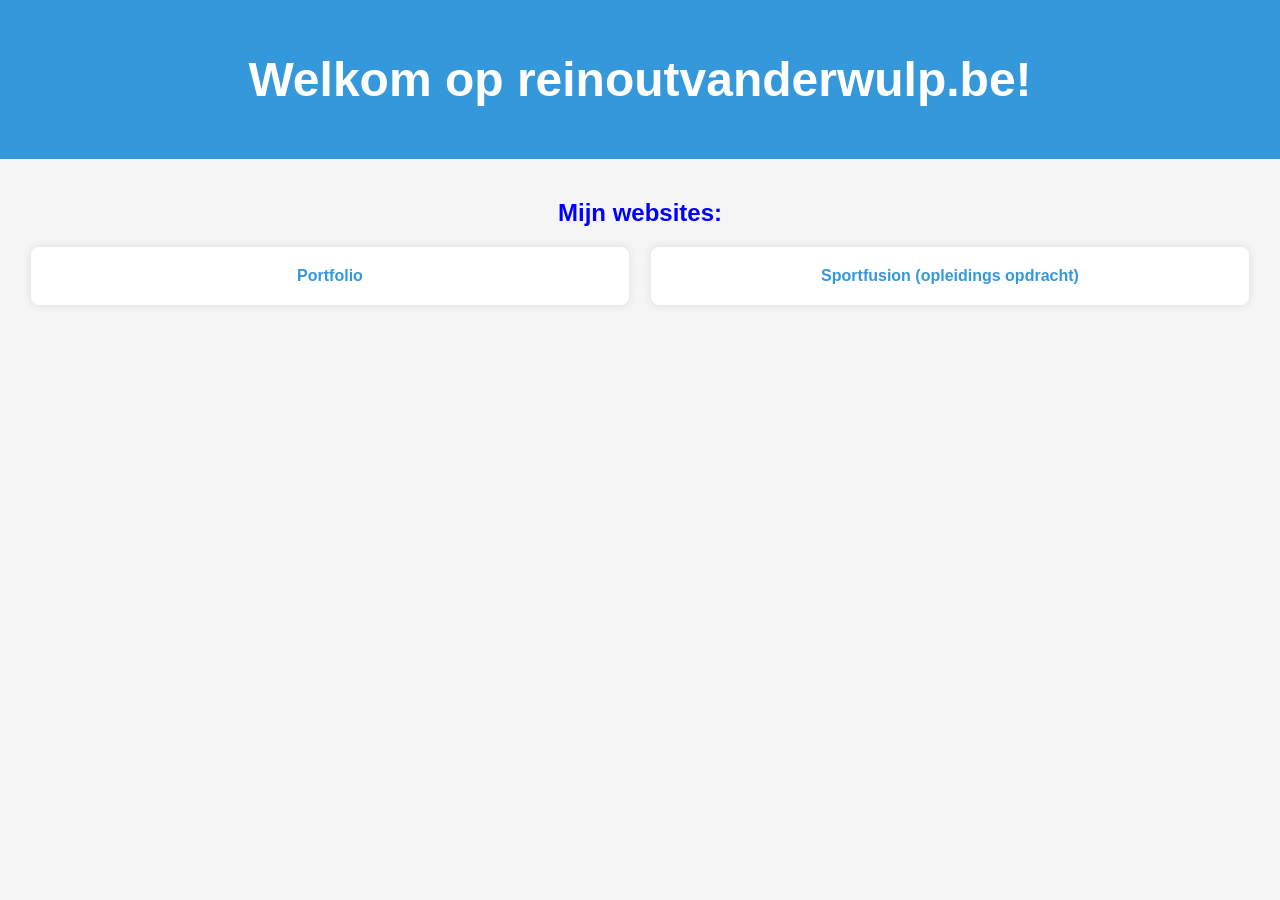
<file: index/index.html>
<!DOCTYPE html>
<html lang="nl">
<head>
    <meta charset="UTF-8">
    <meta name="viewport" content="width=device-width, initial-scale=1.0">
    <title>Welkom op reinoutvanderwulp.be!</title>
    <style>
        body {
            font-family: 'Arial', sans-serif;
            background-color: whitesmoke;
            margin: 0;
            padding: 0;
            text-align: center;
            color: black;
        }

        header {
            background-color: #3498db;
            color: white;
            padding: 20px;
            font-size: 24px;
        }

        h2 {
            color: blue;
        }

        section {
            padding: 20px;
        }

        a {
            text-decoration: none;
            color: #3498db;
            font-weight: bold;
        }

        a:hover {
            color: darkblue;
        }

        .subwebsites {
            display: flex;
            justify-content: space-around;
            margin-top: 20px;
        }

        .subwebsite {
            width: 45%;
            padding: 20px;
            background-color: white;
            border-radius: 8px;
            box-shadow: 0 0 10px rgba(0, 0, 0, 0.1);
            transition: transform 0.3s ease-in-out;
        }

        .subwebsite:hover {
            transform: scale(1.05);
        }
    </style>
</head>
<body>
    <header>
        <h1>Welkom op reinoutvanderwulp.be!</h1>
    </header>
    <section>
        <h2>Mijn websites:</h2>
        <div class="subwebsites">
            <div class="subwebsite">
                <a href="https://reinoutvanderwulp.be/portfolio/">Portfolio</a>
            </div>
            <div class="subwebsite">
                <a href="https://www.reinoutvanderwulp.be/itc/sportfusion/">Sportfusion (opleidings opdracht)</a>
            </div>
        </div>
    </section>
</body>
</html>
</file>
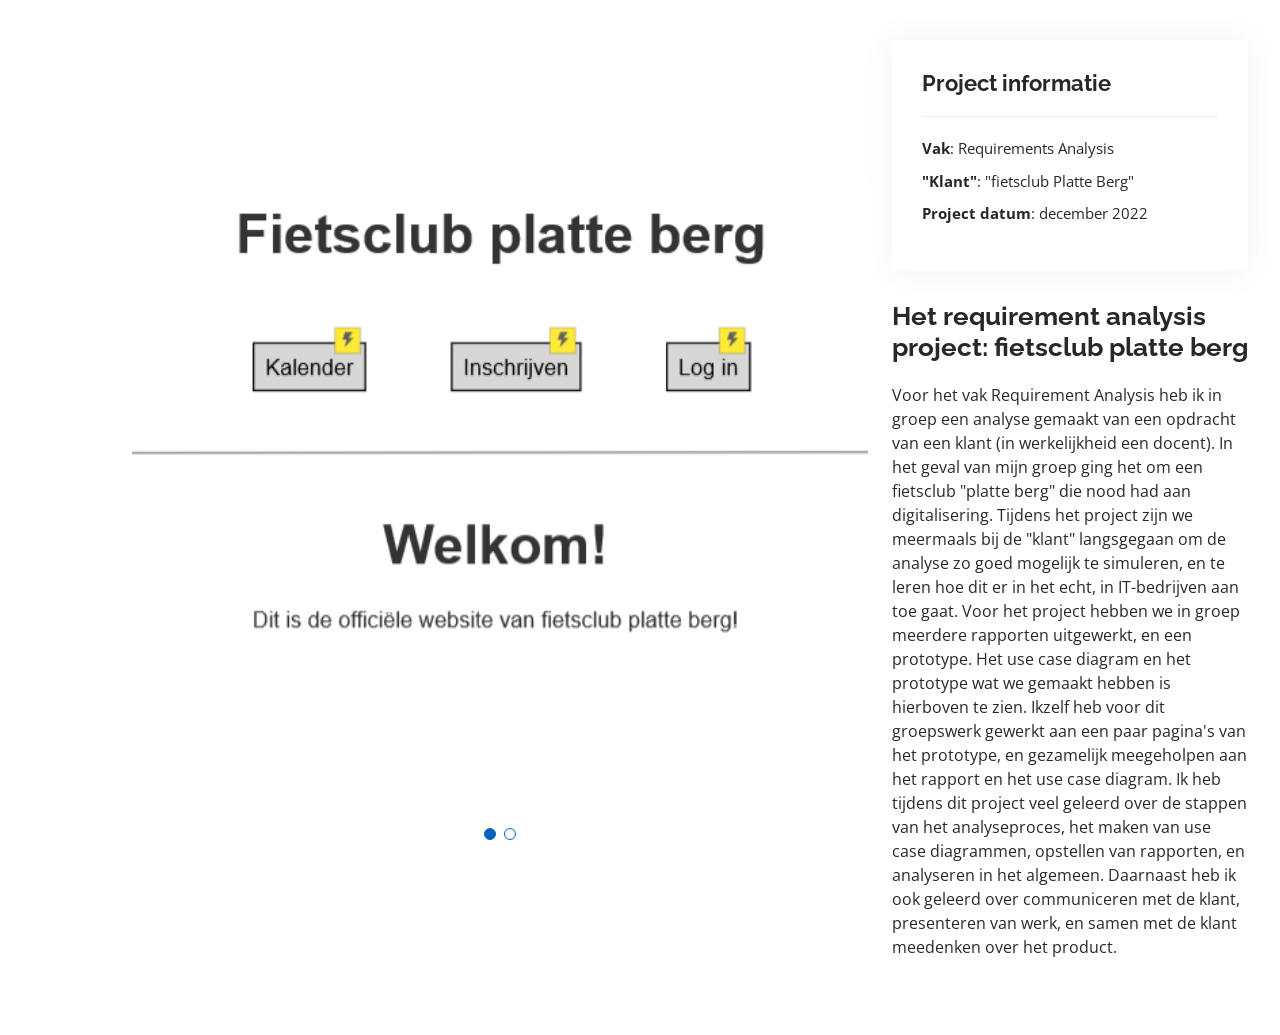
<file: portfolio-details-analysisproject.html>
<!DOCTYPE html>
<html lang="nl">
<head>
    <meta charset="utf-8">
    <meta content="width=device-width, initial-scale=1.0" name="viewport">
    <title>Portfolio - DetailsAnalysisproject</title>
    <meta content="portfolio details analysisproject" name="description">

    <!-- Favicons -->
    <link href="assets/img/icons/favicon.ico" rel="icon">
    <link href="assets/img/icons/apple-touch-icon.png" rel="apple-touch-icon">
    <link href="assets/img/icons/android-chrome-192x192.png">
    <link href="assets/img/icons/favicon-16x16.png">
    <link href="assets/img/icons/favicon-32x32.png">
    <link href="assets/img/icons/safari-pinned-tab.svg">
    <link href="assets/img/icons/mstile-150x150.png">

    <!-- Google Fonts -->
    <link href="https://fonts.googleapis.com/css?family=Open+Sans:300,300i,400,400i,600,600i,700,700i|Raleway:300,300i,400,400i,500,500i,600,600i,700,700i|Poppins:300,300i,400,400i,500,500i,600,600i,700,700i"
          rel="stylesheet">

    <!-- Vendor CSS Files -->
    <link href="assets/vendor/aos/aos.css" rel="stylesheet">
    <link href="assets/vendor/bootstrap/css/bootstrap.min.css" rel="stylesheet">
    <link href="assets/vendor/bootstrap-icons/bootstrap-icons.css" rel="stylesheet">
    <link href="assets/vendor/boxicons/css/boxicons.min.css" rel="stylesheet">
    <link href="assets/vendor/glightbox/css/glightbox.min.css" rel="stylesheet">
    <link href="assets/vendor/swiper/swiper-bundle.min.css" rel="stylesheet">

    <!-- Template Main CSS File -->
    <link href="assets/css/style.css" rel="stylesheet">
</head>
<body>
<main id="main">
    <!-- ======= Portfolio Details Section ======= -->
    <section id="portfolio-details" class="portfolio-details">
        <div class="container">
            <div class="row gy-4">
                <div class="col-lg-8">
                    <div class="portfolio-details-slider swiper">
                        <div class="swiper-wrapper align-items-center">
                            <div class="swiper-slide">
                                <img src="assets/img/images/platteberg.png" alt="platteberg">
                            </div>
                            <div class="swiper-slide">
                                <img src="assets/img/images/usecasediagram.png" alt="usecasediagram">
                            </div>
                        </div>
                        <div class="swiper-pagination"></div>
                    </div>
                </div>
                <div class="col-lg-4">
                    <div class="portfolio-info">
                        <h3>Project informatie</h3>
                        <ul>
                            <li><strong>Vak</strong>: Requirements Analysis</li>
                            <li><strong>"Klant"</strong>: "fietsclub Platte Berg"</li>
                            <li><strong>Project datum</strong>: december 2022</li>
                        </ul>
                    </div>
                    <div class="portfolio-description">
                        <h2>Het requirement analysis project: fietsclub platte berg</h2>
                        <p>Voor het vak Requirement Analysis heb ik in groep een analyse gemaakt van een opdracht van
                            een klant (in
                            werkelijkheid een docent).
                            In het geval van mijn groep ging het om een fietsclub "platte berg" die nood had aan
                            digitalisering.
                            Tijdens het project zijn we
                            meermaals bij de "klant" langsgegaan om de analyse zo goed mogelijk te simuleren, en te
                            leren hoe dit er
                            in het echt, in IT-bedrijven
                            aan toe gaat. Voor het project hebben we in groep meerdere rapporten uitgewerkt, en een
                            prototype. Het
                            use case diagram en het prototype wat
                            we gemaakt hebben is hierboven te zien. Ikzelf heb voor dit groepswerk gewerkt aan een paar
                            pagina's van
                            het prototype, en gezamelijk meegeholpen
                            aan het rapport en het use case diagram. Ik heb tijdens dit project veel geleerd over de
                            stappen
                            van het analyseproces, het maken van use case diagrammen, opstellen van rapporten, en
                            analyseren
                            in het algemeen. Daarnaast heb ik ook geleerd over communiceren met de klant, presenteren
                            van werk,
                            en samen met de klant meedenken over het product.</p>
                    </div>
                </div>
            </div>
        </div>
    </section>
</main>
<div id="preloader"></div>
<a href="#" class="back-to-top d-flex align-items-center justify-content-center"><i
        class="bi bi-arrow-up-short"></i></a>
<!-- Vendor JS Files -->
<script src="assets/vendor/purecounter/purecounter_vanilla.js"></script>
<script src="assets/vendor/aos/aos.js"></script>
<script src="assets/vendor/bootstrap/js/bootstrap.bundle.min.js"></script>
<script src="assets/vendor/glightbox/js/glightbox.min.js"></script>
<script src="assets/vendor/isotope-layout/isotope.pkgd.min.js"></script>
<script src="assets/vendor/swiper/swiper-bundle.min.js"></script>
<script src="assets/vendor/typed.js/typed.min.js"></script>
<script src="assets/vendor/waypoints/noframework.waypoints.js"></script>
<script src="assets/vendor/php-email-form/validate.js"></script>
<!-- Template Main JS File -->
<script src="assets/js/main.js"></script>
</body>
</html>
</file>
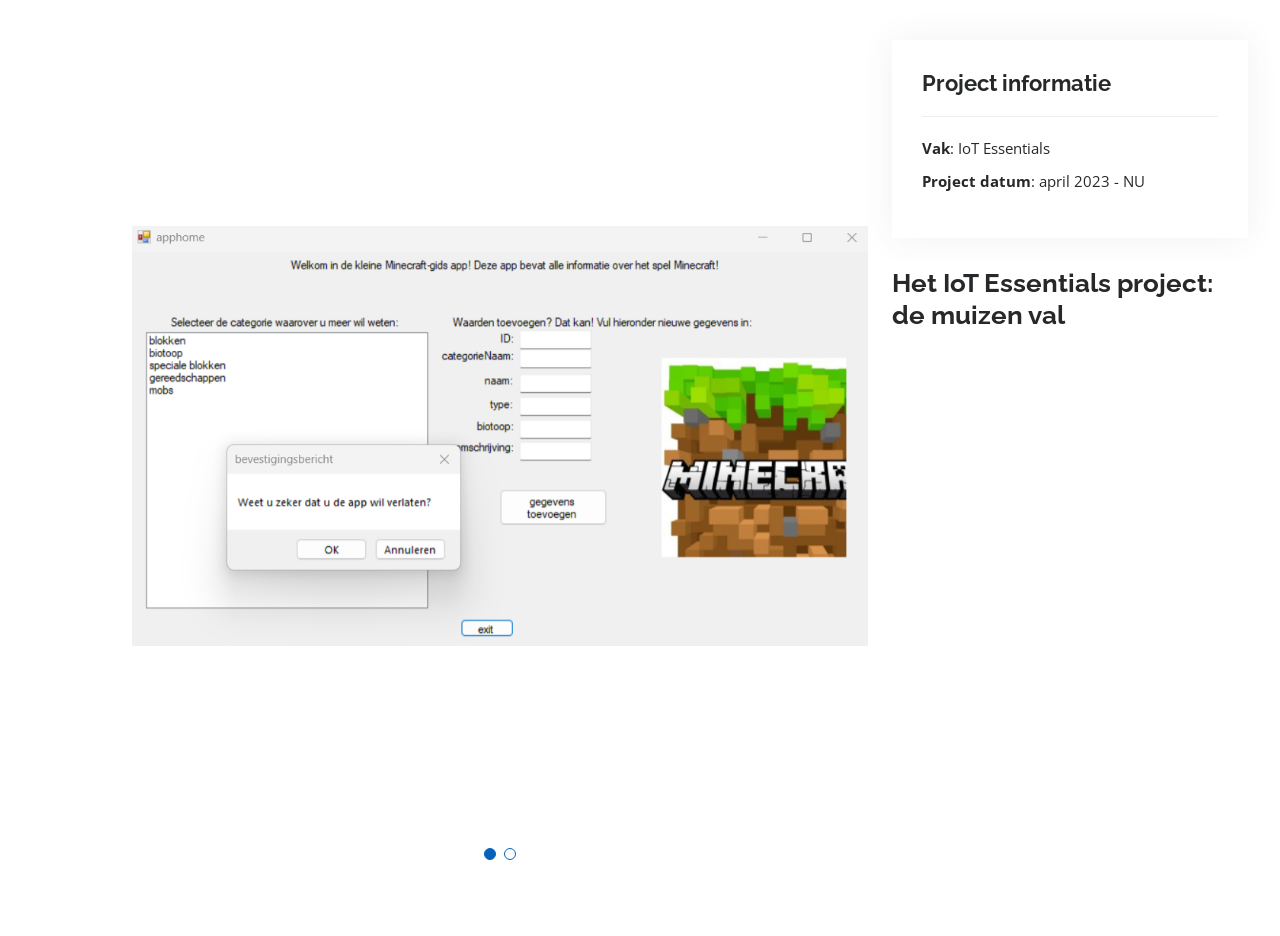
<file: portfolio-details-IOTproject.html>
<!DOCTYPE html>
<html lang="nl">
<head>
    <meta charset="utf-8">
    <meta content="width=device-width, initial-scale=1.0" name="viewport">
    <title>Portfolio - DetailsIOTproject</title>
    <meta content="portfolio details minecraftapp" name="description">

    <!-- Favicons -->
    <link href="assets/img/icons/favicon.ico" rel="icon">
    <link href="assets/img/icons/apple-touch-icon.png" rel="apple-touch-icon">
    <link href="assets/img/icons/android-chrome-192x192.png">
    <link href="assets/img/icons/favicon-16x16.png">
    <link href="assets/img/icons/favicon-32x32.png">
    <link href="assets/img/icons/safari-pinned-tab.svg">
    <link href="assets/img/icons/mstile-150x150.png">

    <!-- Google Fonts -->
    <link href="https://fonts.googleapis.com/css?family=Open+Sans:300,300i,400,400i,600,600i,700,700i|Raleway:300,300i,400,400i,500,500i,600,600i,700,700i|Poppins:300,300i,400,400i,500,500i,600,600i,700,700i"
          rel="stylesheet">

    <!-- Vendor CSS Files -->
    <link href="assets/vendor/aos/aos.css" rel="stylesheet">
    <link href="assets/vendor/bootstrap/css/bootstrap.min.css" rel="stylesheet">
    <link href="assets/vendor/bootstrap-icons/bootstrap-icons.css" rel="stylesheet">
    <link href="assets/vendor/boxicons/css/boxicons.min.css" rel="stylesheet">
    <link href="assets/vendor/glightbox/css/glightbox.min.css" rel="stylesheet">
    <link href="assets/vendor/swiper/swiper-bundle.min.css" rel="stylesheet">

    <!-- Template Main CSS File -->
    <link href="assets/css/style.css" rel="stylesheet">
</head>
<body>
<main id="main">
    <!-- ======= Portfolio Details Section ======= -->
    <section id="portfolio-details" class="portfolio-details">
        <div class="container">
            <div class="row gy-4">
                <div class="col-lg-8">
                    <div class="portfolio-details-slider swiper">
                        <div class="swiper-wrapper align-items-center">
                            <div class="swiper-slide">
                                <img src="assets/img/images/app.png" alt="app">
                            </div>
                            <div class="swiper-slide">
                                <img src="assets/img/images/output.png" alt="output">
                            </div>
                        </div>
                        <div class="swiper-pagination"></div>
                    </div>
                </div>
                <div class="col-lg-4">
                    <div class="portfolio-info">
                        <h3>Project informatie</h3>
                        <ul>
                            <li><strong>Vak</strong>: IoT Essentials</li>
                            <li><strong>Project datum</strong>: april 2023 - NU</li>
                        </ul>
                    </div>
                    <div class="portfolio-description">
                        <h2>Het IoT Essentials project: de muizen val</h2>
                        <p>
                        </p>
                    </div>
                </div>
            </div>
        </div>
    </section>
</main>
<div id="preloader"></div>
<a href="#" class="back-to-top d-flex align-items-center justify-content-center"><i
        class="bi bi-arrow-up-short"></i></a>
<!-- Vendor JS Files -->
<script src="assets/vendor/purecounter/purecounter_vanilla.js"></script>
<script src="assets/vendor/aos/aos.js"></script>
<script src="assets/vendor/bootstrap/js/bootstrap.bundle.min.js"></script>
<script src="assets/vendor/glightbox/js/glightbox.min.js"></script>
<script src="assets/vendor/isotope-layout/isotope.pkgd.min.js"></script>
<script src="assets/vendor/swiper/swiper-bundle.min.js"></script>
<script src="assets/vendor/typed.js/typed.min.js"></script>
<script src="assets/vendor/waypoints/noframework.waypoints.js"></script>
<script src="assets/vendor/php-email-form/validate.js"></script>
<!-- Template Main JS File -->
<script src="assets/js/main.js"></script>
</body>
</html>
</file>
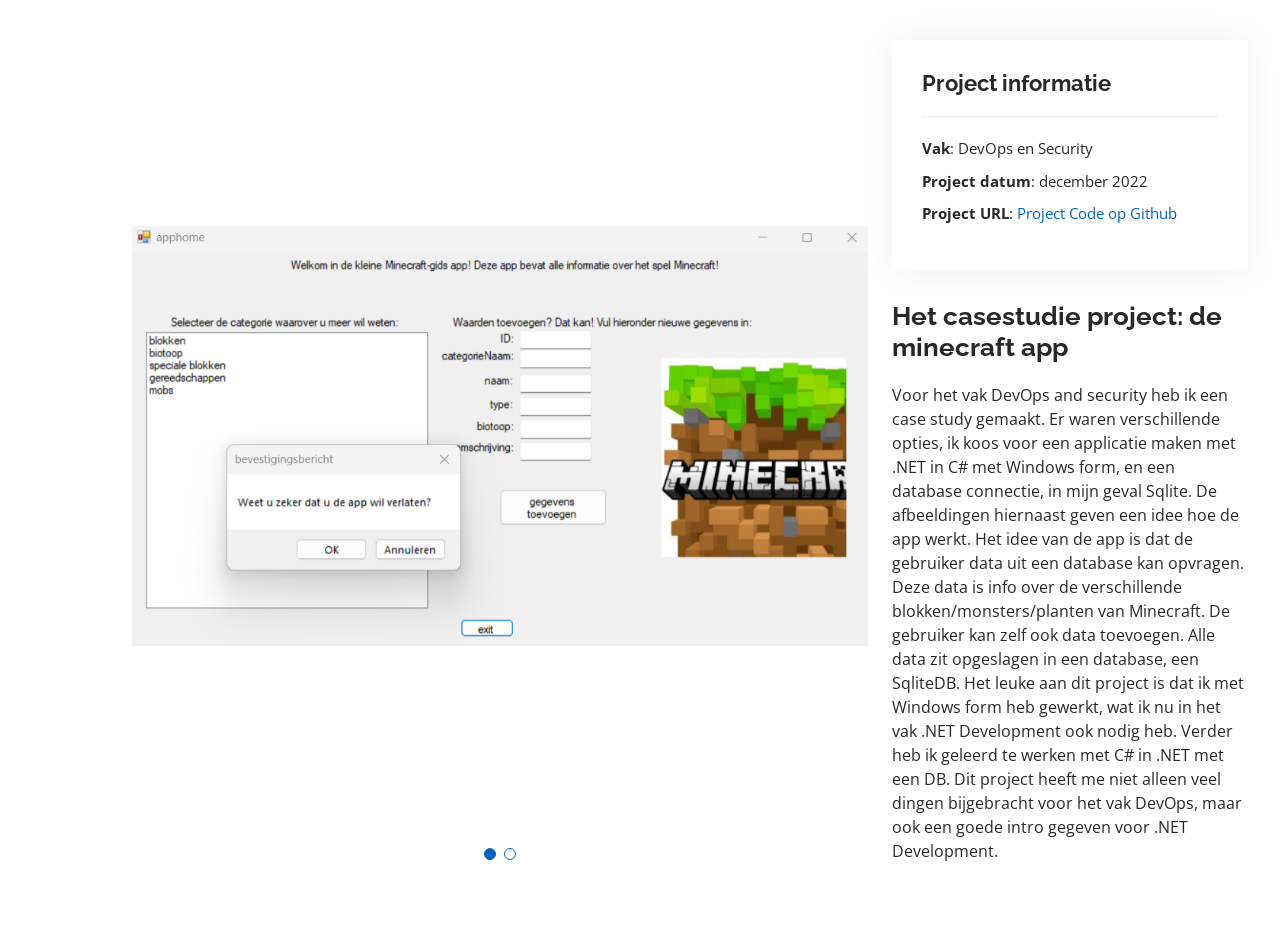
<file: portfolio-details-minecraftapp.html>
<!DOCTYPE html>
<html lang="nl">
<head>
    <meta charset="utf-8">
    <meta content="width=device-width, initial-scale=1.0" name="viewport">
    <title>Portfolio - DetailsMinecraft-app</title>
    <meta content="portfolio details minecraftapp" name="description">

    <!-- Favicons -->
    <link href="assets/img/icons/favicon.ico" rel="icon">
    <link href="assets/img/icons/apple-touch-icon.png" rel="apple-touch-icon">
    <link href="assets/img/icons/android-chrome-192x192.png">
    <link href="assets/img/icons/favicon-16x16.png">
    <link href="assets/img/icons/favicon-32x32.png">
    <link href="assets/img/icons/safari-pinned-tab.svg">
    <link href="assets/img/icons/mstile-150x150.png">

    <!-- Google Fonts -->
    <link href="https://fonts.googleapis.com/css?family=Open+Sans:300,300i,400,400i,600,600i,700,700i|Raleway:300,300i,400,400i,500,500i,600,600i,700,700i|Poppins:300,300i,400,400i,500,500i,600,600i,700,700i"
          rel="stylesheet">

    <!-- Vendor CSS Files -->
    <link href="assets/vendor/aos/aos.css" rel="stylesheet">
    <link href="assets/vendor/bootstrap/css/bootstrap.min.css" rel="stylesheet">
    <link href="assets/vendor/bootstrap-icons/bootstrap-icons.css" rel="stylesheet">
    <link href="assets/vendor/boxicons/css/boxicons.min.css" rel="stylesheet">
    <link href="assets/vendor/glightbox/css/glightbox.min.css" rel="stylesheet">
    <link href="assets/vendor/swiper/swiper-bundle.min.css" rel="stylesheet">

    <!-- Template Main CSS File -->
    <link href="assets/css/style.css" rel="stylesheet">
</head>
<body>
<main id="main">
    <!-- ======= Portfolio Details Section ======= -->
    <section id="portfolio-details" class="portfolio-details">
        <div class="container">
            <div class="row gy-4">
                <div class="col-lg-8">
                    <div class="portfolio-details-slider swiper">
                        <div class="swiper-wrapper align-items-center">
                            <div class="swiper-slide">
                                <img src="assets/img/images/app.png" alt="app">
                            </div>
                            <div class="swiper-slide">
                                <img src="assets/img/images/output.png" alt="output">
                            </div>
                        </div>
                        <div class="swiper-pagination"></div>
                    </div>
                </div>
                <div class="col-lg-4">
                    <div class="portfolio-info">
                        <h3>Project informatie</h3>
                        <ul>
                            <li><strong>Vak</strong>: DevOps en Security</li>
                            <li><strong>Project datum</strong>: december 2022</li>
                            <li><strong>Project URL</strong>: <a
                                    href="https://github.com/ReinoutvanderWulp/CaseStudyMinecraftApp">Project Code op
                                Github</a></li>
                        </ul>
                    </div>
                    <div class="portfolio-description">
                        <h2>Het casestudie project: de minecraft app</h2>
                        <p>Voor het vak DevOps and security heb ik een case study gemaakt. Er waren verschillende
                            opties, ik
                            koos voor een applicatie
                            maken met .NET in C# met Windows form, en een database connectie, in mijn geval Sqlite.
                            De afbeeldingen hiernaast geven een idee
                            hoe de app werkt. Het idee van de app is dat de gebruiker data uit een database kan
                            opvragen. Deze data
                            is info over de
                            verschillende blokken/monsters/planten van Minecraft. De gebruiker kan zelf ook data
                            toevoegen. Alle
                            data zit opgeslagen in een
                            database, een SqliteDB. Het leuke aan dit project is dat ik met Windows form heb gewerkt,
                            wat ik nu in
                            het vak .NET Development
                            ook nodig heb. Verder heb ik geleerd te werken met C# in .NET met een DB. Dit project heeft
                            me niet
                            alleen veel
                            dingen bijgebracht voor het vak DevOps, maar ook een goede intro gegeven voor .NET
                            Development.</p>
                    </div>
                </div>
            </div>
        </div>
    </section>
</main>
<div id="preloader"></div>
<a href="#" class="back-to-top d-flex align-items-center justify-content-center"><i
        class="bi bi-arrow-up-short"></i></a>
<!-- Vendor JS Files -->
<script src="assets/vendor/purecounter/purecounter_vanilla.js"></script>
<script src="assets/vendor/aos/aos.js"></script>
<script src="assets/vendor/bootstrap/js/bootstrap.bundle.min.js"></script>
<script src="assets/vendor/glightbox/js/glightbox.min.js"></script>
<script src="assets/vendor/isotope-layout/isotope.pkgd.min.js"></script>
<script src="assets/vendor/swiper/swiper-bundle.min.js"></script>
<script src="assets/vendor/typed.js/typed.min.js"></script>
<script src="assets/vendor/waypoints/noframework.waypoints.js"></script>
<script src="assets/vendor/php-email-form/validate.js"></script>
<!-- Template Main JS File -->
<script src="assets/js/main.js"></script>
</body>
</html>
</file>
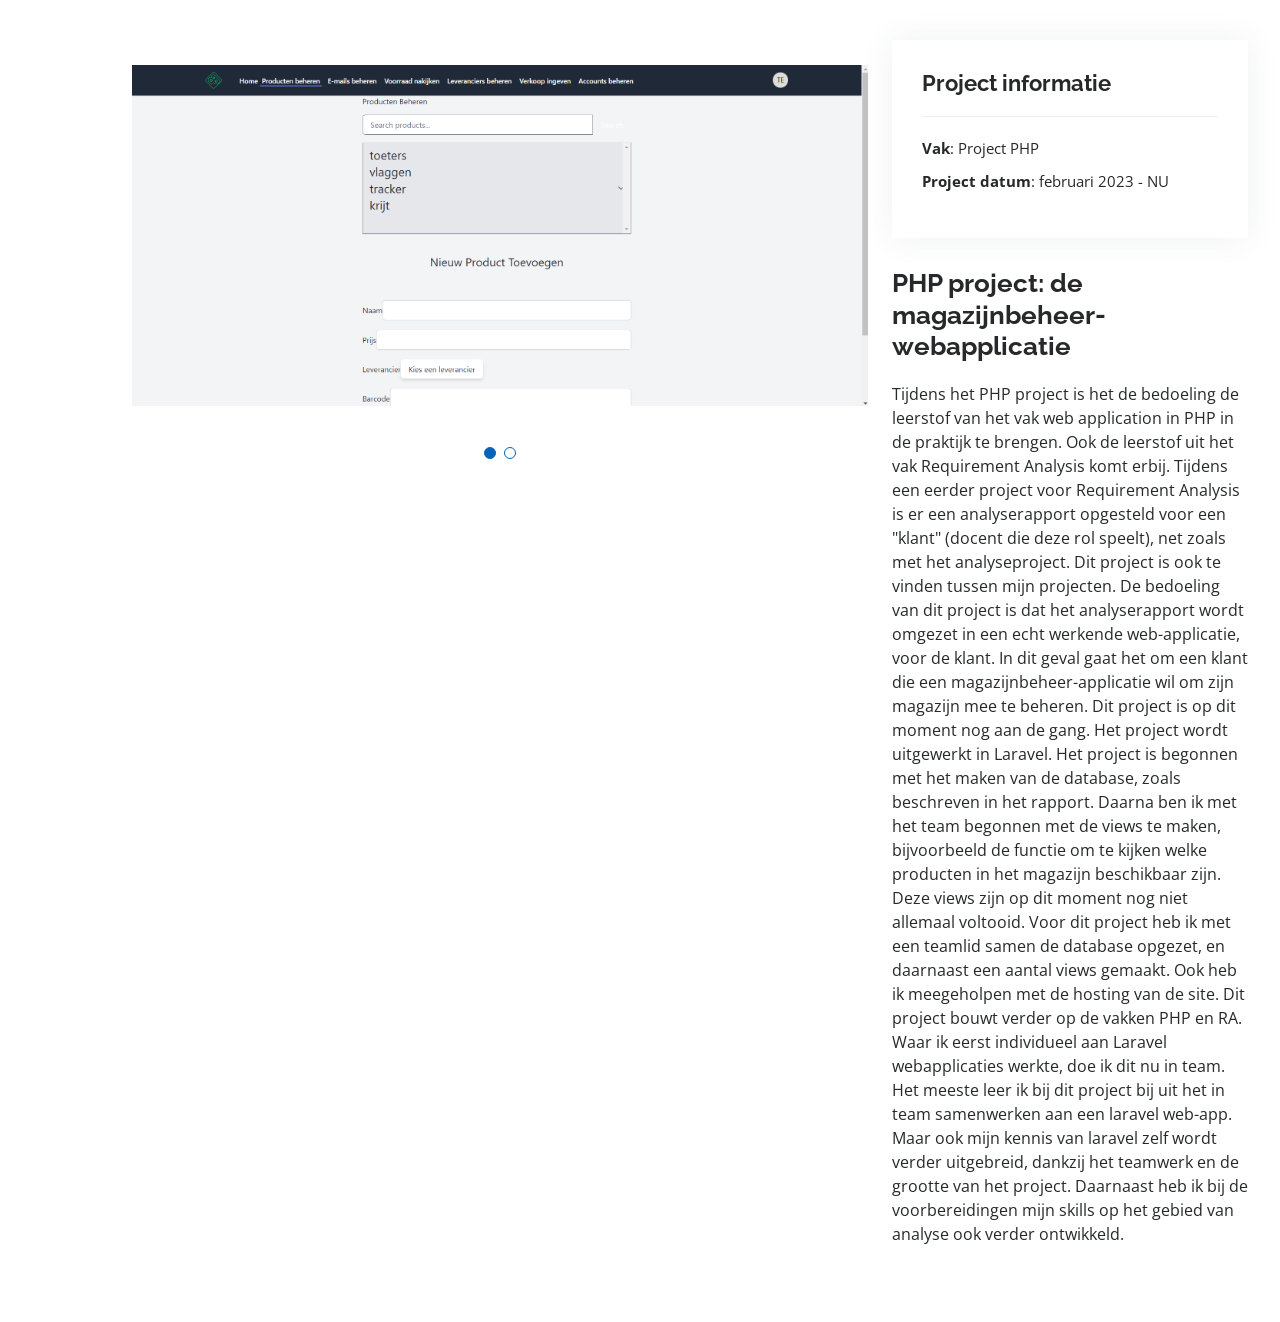
<file: portfolio-details-PHPproject.html>
<!DOCTYPE html>
<html lang="nl">
<head>
    <meta charset="utf-8">
    <meta content="width=device-width, initial-scale=1.0" name="viewport">
    <title>Portfolio - DetailsPHPproject</title>
    <meta content="portfolio details minecraftapp" name="description">

    <!-- Favicons -->
    <link href="assets/img/icons/favicon.ico" rel="icon">
    <link href="assets/img/icons/apple-touch-icon.png" rel="apple-touch-icon">
    <link href="assets/img/icons/android-chrome-192x192.png">
    <link href="assets/img/icons/favicon-16x16.png">
    <link href="assets/img/icons/favicon-32x32.png">
    <link href="assets/img/icons/safari-pinned-tab.svg">
    <link href="assets/img/icons/mstile-150x150.png">

    <!-- Google Fonts -->
    <link href="https://fonts.googleapis.com/css?family=Open+Sans:300,300i,400,400i,600,600i,700,700i|Raleway:300,300i,400,400i,500,500i,600,600i,700,700i|Poppins:300,300i,400,400i,500,500i,600,600i,700,700i"
          rel="stylesheet">

    <!-- Vendor CSS Files -->
    <link href="assets/vendor/aos/aos.css" rel="stylesheet">
    <link href="assets/vendor/bootstrap/css/bootstrap.min.css" rel="stylesheet">
    <link href="assets/vendor/bootstrap-icons/bootstrap-icons.css" rel="stylesheet">
    <link href="assets/vendor/boxicons/css/boxicons.min.css" rel="stylesheet">
    <link href="assets/vendor/glightbox/css/glightbox.min.css" rel="stylesheet">
    <link href="assets/vendor/swiper/swiper-bundle.min.css" rel="stylesheet">

    <!-- Template Main CSS File -->
    <link href="assets/css/style.css" rel="stylesheet">
</head>
<body>
<main id="main">
    <!-- ======= Portfolio Details Section ======= -->
    <section id="portfolio-details" class="portfolio-details">
        <div class="container">
            <div class="row gy-4">
                <div class="col-lg-8">
                    <div class="portfolio-details-slider swiper">
                        <div class="swiper-wrapper align-items-center">
                            <div class="swiper-slide">
                                <img src="assets/img/images/ProjectPHPSite.png" alt="app">
                            </div>
                            <div class="swiper-slide">
                                <img src="assets/img/images/ProjectPHPCode.png" alt="output">
                            </div>
                        </div>
                        <div class="swiper-pagination"></div>
                    </div>
                </div>
                <div class="col-lg-4">
                    <div class="portfolio-info">
                        <h3>Project informatie</h3>
                        <ul>
                            <li><strong>Vak</strong>: Project PHP</li>
                            <li><strong>Project datum</strong>: februari 2023 - NU</li>
                        </ul>
                    </div>
                    <div class="portfolio-description">
                        <h2>PHP project: de magazijnbeheer-webapplicatie</h2>
                        <p>Tijdens het PHP project is het de bedoeling de leerstof van het vak web application in PHP
                            in de
                            praktijk te brengen. Ook de leerstof uit het vak Requirement Analysis komt erbij. Tijdens
                            een eerder
                            project voor Requirement Analysis is er een analyserapport opgesteld voor een "klant"
                            (docent die deze rol speelt), net zoals met
                            het analyseproject. Dit project is ook te vinden tussen mijn projecten. De bedoeling van dit
                            project is dat het analyserapport wordt omgezet in
                            een echt
                            werkende web-applicatie, voor de klant. In dit geval gaat het om een klant die een
                            magazijnbeheer-applicatie
                            wil om zijn magazijn mee te beheren. Dit project is op dit moment nog aan de gang. Het
                            project wordt uitgewerkt in Laravel. Het project is begonnen met
                            het maken van de database, zoals beschreven in het rapport. Daarna ben ik met het team
                            begonnen met
                            de views te maken, bijvoorbeeld de functie om te kijken welke producten in het magazijn
                            beschikbaar
                            zijn. Deze views zijn op dit moment nog niet allemaal voltooid. Voor dit project heb ik met
                            een teamlid samen de database opgezet, en daarnaast een aantal views gemaakt. Ook heb ik
                            meegeholpen met de hosting van de site. Dit project
                            bouwt verder op
                            de vakken
                            PHP en RA. Waar ik eerst individueel aan Laravel webapplicaties werkte, doe ik dit nu in
                            team. Het meeste
                            leer ik bij dit project bij uit het in team samenwerken aan een laravel web-app. Maar ook
                            mijn kennis van laravel
                            zelf wordt verder uitgebreid, dankzij het teamwerk en de grootte van het project. Daarnaast
                            heb ik bij de
                            voorbereidingen mijn skills op het gebied van analyse ook verder ontwikkeld.
                        </p>
                    </div>
                </div>
            </div>
        </div>
    </section>
</main>
<div id="preloader"></div>
<a href="#" class="back-to-top d-flex align-items-center justify-content-center"><i
        class="bi bi-arrow-up-short"></i></a>
<!-- Vendor JS Files -->
<script src="assets/vendor/purecounter/purecounter_vanilla.js"></script>
<script src="assets/vendor/aos/aos.js"></script>
<script src="assets/vendor/bootstrap/js/bootstrap.bundle.min.js"></script>
<script src="assets/vendor/glightbox/js/glightbox.min.js"></script>
<script src="assets/vendor/isotope-layout/isotope.pkgd.min.js"></script>
<script src="assets/vendor/swiper/swiper-bundle.min.js"></script>
<script src="assets/vendor/typed.js/typed.min.js"></script>
<script src="assets/vendor/waypoints/noframework.waypoints.js"></script>
<script src="assets/vendor/php-email-form/validate.js"></script>
<!-- Template Main JS File -->
<script src="assets/js/main.js"></script>
</body>
</html>
</file>
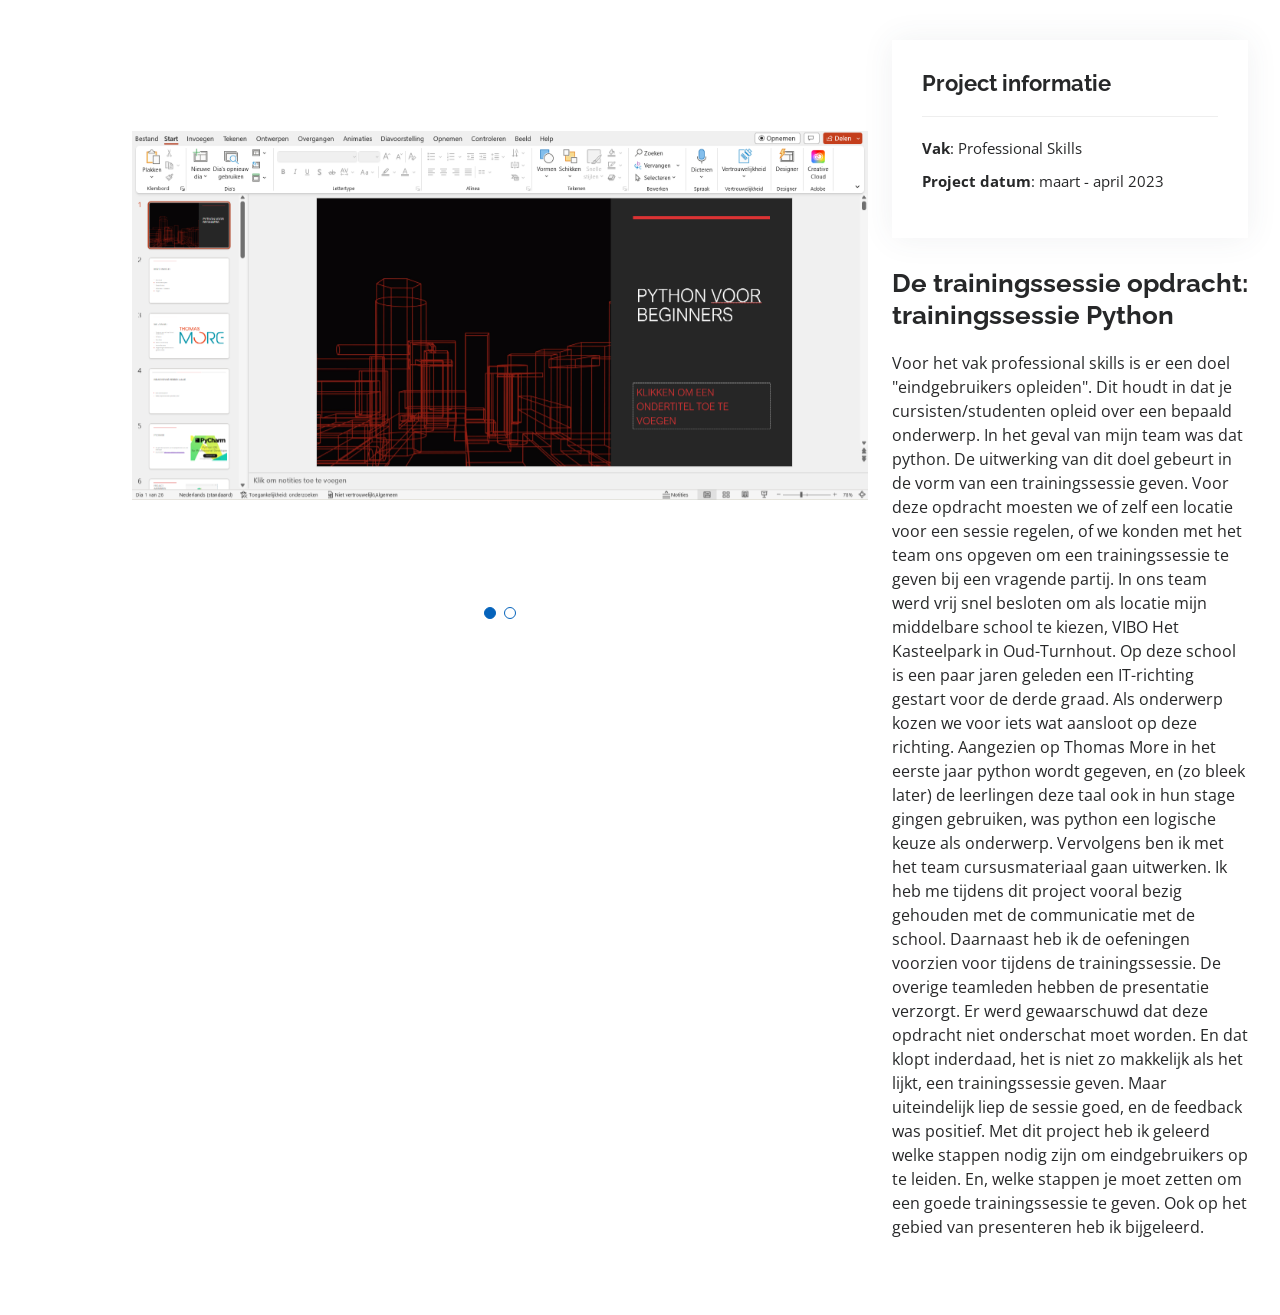
<file: portfolio-details-PStrainingssessie.html>
<!DOCTYPE html>
<html lang="nl">
<head>
    <meta charset="utf-8">
    <meta content="width=device-width, initial-scale=1.0" name="viewport">
    <title>Portfolio - DetailsPSproject</title>
    <meta content="portfolio details minecraftapp" name="description">

    <!-- Favicons -->
    <link href="assets/img/icons/favicon.ico" rel="icon">
    <link href="assets/img/icons/apple-touch-icon.png" rel="apple-touch-icon">
    <link href="assets/img/icons/android-chrome-192x192.png">
    <link href="assets/img/icons/favicon-16x16.png">
    <link href="assets/img/icons/favicon-32x32.png">
    <link href="assets/img/icons/safari-pinned-tab.svg">
    <link href="assets/img/icons/mstile-150x150.png">

    <!-- Google Fonts -->
    <link href="https://fonts.googleapis.com/css?family=Open+Sans:300,300i,400,400i,600,600i,700,700i|Raleway:300,300i,400,400i,500,500i,600,600i,700,700i|Poppins:300,300i,400,400i,500,500i,600,600i,700,700i"
          rel="stylesheet">

    <!-- Vendor CSS Files -->
    <link href="assets/vendor/aos/aos.css" rel="stylesheet">
    <link href="assets/vendor/bootstrap/css/bootstrap.min.css" rel="stylesheet">
    <link href="assets/vendor/bootstrap-icons/bootstrap-icons.css" rel="stylesheet">
    <link href="assets/vendor/boxicons/css/boxicons.min.css" rel="stylesheet">
    <link href="assets/vendor/glightbox/css/glightbox.min.css" rel="stylesheet">
    <link href="assets/vendor/swiper/swiper-bundle.min.css" rel="stylesheet">

    <!-- Template Main CSS File -->
    <link href="assets/css/style.css" rel="stylesheet">
</head>
<body>
<main id="main">
    <!-- ======= Portfolio Details Section ======= -->
    <section id="portfolio-details" class="portfolio-details">
        <div class="container">
            <div class="row gy-4">
                <div class="col-lg-8">
                    <div class="portfolio-details-slider swiper">
                        <div class="swiper-wrapper align-items-center">
                            <div class="swiper-slide">
                                <img src="assets/img/images/Presentation.png" alt="app">
                            </div>
                            <div class="swiper-slide">
                                <img src="assets/img/images/Impressie.png" alt="output">
                            </div>
                        </div>
                        <div class="swiper-pagination"></div>
                    </div>
                </div>
                <div class="col-lg-4">
                    <div class="portfolio-info">
                        <h3>Project informatie</h3>
                        <ul>
                            <li><strong>Vak</strong>: Professional Skills</li>
                            <li><strong>Project datum</strong>: maart - april 2023</li>
                        </ul>
                    </div>
                    <div class="portfolio-description">
                        <h2>De trainingssessie opdracht: trainingssessie Python</h2>
                        <p>Voor het vak professional skills is er een doel "eindgebruikers opleiden". Dit houdt in dat
                            je cursisten/studenten
                            opleid over een bepaald onderwerp. In het geval van mijn team was dat python. De uitwerking
                            van dit doel gebeurt in
                            de vorm van een trainingssessie geven. Voor deze opdracht moesten we of zelf een locatie
                            voor een sessie regelen, of we
                            konden met het team ons opgeven om een trainingssessie te geven bij een vragende partij. In
                            ons team werd vrij snel besloten om
                            als locatie mijn middelbare school te kiezen, VIBO Het Kasteelpark in Oud-Turnhout. Op deze
                            school is een paar jaren geleden een IT-richting gestart
                            voor de derde graad. Als onderwerp kozen we voor iets wat aansloot op deze richting.
                            Aangezien op Thomas More
                            in het eerste jaar python wordt gegeven, en (zo bleek later) de leerlingen deze taal ook in
                            hun stage gingen gebruiken,
                            was python een logische keuze als onderwerp. Vervolgens ben ik met het team cursusmateriaal
                            gaan uitwerken.
                            Ik heb me tijdens dit project vooral bezig gehouden met de communicatie met de school.
                            Daarnaast heb ik de oefeningen voorzien
                            voor tijdens de trainingssessie. De overige teamleden hebben de presentatie verzorgt. Er
                            werd gewaarschuwd
                            dat deze opdracht niet onderschat moet worden. En dat klopt inderdaad, het is niet zo
                            makkelijk als het lijkt,
                            een trainingssessie geven. Maar uiteindelijk liep de sessie goed, en de feedback was
                            positief. Met dit project
                            heb ik geleerd welke stappen nodig zijn om eindgebruikers op te leiden. En, welke stappen je
                            moet zetten om
                            een goede trainingssessie te geven. Ook op het gebied van presenteren heb ik bijgeleerd.
                        </p>
                    </div>
                </div>
            </div>
        </div>
    </section>
</main>
<div id="preloader"></div>
<a href="#" class="back-to-top d-flex align-items-center justify-content-center"><i
        class="bi bi-arrow-up-short"></i></a>
<!-- Vendor JS Files -->
<script src="assets/vendor/purecounter/purecounter_vanilla.js"></script>
<script src="assets/vendor/aos/aos.js"></script>
<script src="assets/vendor/bootstrap/js/bootstrap.bundle.min.js"></script>
<script src="assets/vendor/glightbox/js/glightbox.min.js"></script>
<script src="assets/vendor/isotope-layout/isotope.pkgd.min.js"></script>
<script src="assets/vendor/swiper/swiper-bundle.min.js"></script>
<script src="assets/vendor/typed.js/typed.min.js"></script>
<script src="assets/vendor/waypoints/noframework.waypoints.js"></script>
<script src="assets/vendor/php-email-form/validate.js"></script>
<!-- Template Main JS File -->
<script src="assets/js/main.js"></script>
</body>
</html>
</file>
<file: assets/css/style.css>
/**
* Template Name: MyResume
* Updated: Mar 10 2023 with Bootstrap v5.2.3
* Template URL: https://bootstrapmade.com/free-html-bootstrap-template-my-resume/
* Author: BootstrapMade.com
* License: https://bootstrapmade.com/license/
*/

/*--------------------------------------------------------------
# General
--------------------------------------------------------------*/
body {
    font-family: "Open Sans", sans-serif;
    color: #272829;
}

a {
    color: #0563bb;
    text-decoration: none;
}

a:hover {
    color: #067ded;
    text-decoration: none;
}

h1,
h2,
h3,
h4,
h5,
h6 {
    font-family: "Raleway", sans-serif;
}

/*--------------------------------------------------------------
# Back to top button
--------------------------------------------------------------*/
.back-to-top {
    position: fixed;
    visibility: hidden;
    opacity: 0;
    right: 15px;
    bottom: 15px;
    z-index: 996;
    background: #0563bb;
    width: 40px;
    height: 40px;
    border-radius: 50px;
    transition: all 0.4s;
}

.back-to-top i {
    font-size: 28px;
    color: #fff;
    line-height: 0;
}

.back-to-top:hover {
    background: #0678e3;
    color: #fff;
}

.back-to-top.active {
    visibility: visible;
    opacity: 1;
}

/*--------------------------------------------------------------
# Preloader
--------------------------------------------------------------*/
#preloader {
    position: fixed;
    top: 0;
    left: 0;
    right: 0;
    bottom: 0;
    z-index: 9999;
    overflow: hidden;
    background: #fff;
}

#preloader:before {
    content: "";
    position: fixed;
    top: calc(50% - 30px);
    left: calc(50% - 30px);
    border: 6px solid #0563bb;
    border-top-color: #fff;
    border-bottom-color: #fff;
    border-radius: 50%;
    width: 60px;
    height: 60px;
    animation: animate-preloader 1s linear infinite;
}

@keyframes animate-preloader {
    0% {
        transform: rotate(0deg);
    }

    100% {
        transform: rotate(360deg);
    }
}

/*--------------------------------------------------------------
# Disable aos animation delay on mobile devices
--------------------------------------------------------------*/
@media screen and (max-width: 768px) {
    [data-aos-delay] {
        transition-delay: 0 !important;
    }
}

/*--------------------------------------------------------------
# Header
--------------------------------------------------------------*/
#header {
    position: fixed;
    top: 0;
    left: 0;
    bottom: 0;
    z-index: 9997;
    transition: all 0.5s;
    padding: 15px;
    overflow-y: auto;
}

@media (max-width: 991px) {
    #header {
        width: 300px;
        background: #fff;
        border-right: 1px solid #e6e9ec;
        left: -300px;
    }
}

@media (min-width: 991px) {
    #main {
        margin-left: 100px;
    }
}

/*--------------------------------------------------------------
# Navigation Menu
--------------------------------------------------------------*/
/**
* Desktop Navigation 
*/
.nav-menu {
    padding: 0;
    display: block;
}

.nav-menu * {
    margin: 0;
    padding: 0;
    list-style: none;
}

.nav-menu > ul > li {
    position: relative;
    white-space: nowrap;
}

.nav-menu a,
.nav-menu a:focus {
    display: flex;
    align-items: center;
    color: #45505b;
    padding: 10px 18px;
    margin-bottom: 8px;
    transition: 0.3s;
    font-size: 15px;
    border-radius: 50px;
    background: #f2f3f5;
    height: 56px;
    width: 100%;
    overflow: hidden;
    transition: 0.3s;
}

.nav-menu a i,
.nav-menu a:focus i {
    font-size: 20px;
}

.nav-menu a span,
.nav-menu a:focus span {
    padding: 0 5px 0 7px;
    color: #45505b;
}

@media (min-width: 992px) {

    .nav-menu a,
    .nav-menu a:focus {
        width: 56px;
    }

    .nav-menu a span,
    .nav-menu a:focus span {
        display: none;
        color: #fff;
    }
}

.nav-menu a:hover,
.nav-menu .active,
.nav-menu .active:focus,
.nav-menu li:hover > a {
    color: #fff;
    background: #0563bb;
}

.nav-menu a:hover span,
.nav-menu .active span,
.nav-menu .active:focus span,
.nav-menu li:hover > a span {
    color: #fff;
}

.nav-menu a:hover,
.nav-menu li:hover > a {
    width: 100%;
    color: #fff;
}

.nav-menu a:hover span,
.nav-menu li:hover > a span {
    display: block;
}

/**
* Mobile Navigation 
*/
.mobile-nav-toggle {
    position: fixed;
    right: 10px;
    top: 10px;
    z-index: 9998;
    border: 0;
    background: none;
    font-size: 28px;
    transition: all 0.4s;
    outline: none !important;
    line-height: 0;
    cursor: pointer;
    border-radius: 50px;
    padding: 5px;
}

.mobile-nav-toggle i {
    color: #45505b;
}

.mobile-nav-active {
    overflow: hidden;
}

.mobile-nav-active #header {
    left: 0;
}

.mobile-nav-active .mobile-nav-toggle {
    color: #fff;
    background-color: #0563bb;
}

/*--------------------------------------------------------------
# Hero Section
--------------------------------------------------------------*/
#hero {
    width: 100%;
    height: 100vh;
    background: url("../img/hero-bg.jpg") top right no-repeat;
    background-size: cover;
    position: relative;
}

@media (min-width: 992px) {
    #hero {
        padding-left: 160px;
    }
}

#hero:before {
    content: "";
    background: rgba(255, 255, 255, 0.8);
    position: absolute;
    bottom: 0;
    top: 0;
    left: 0;
    right: 0;
}

#hero h1 {
    margin: 0;
    font-size: 64px;
    font-weight: 700;
    line-height: 56px;
    color: #45505b;
}

#hero p {
    color: #45505b;
    margin: 15px 0 0 0;
    font-size: 26px;
    font-family: "Poppins", sans-serif;
}

#hero p span {
    color: #0563bb;
    letter-spacing: 1px;
}

#hero .social-links {
    margin-top: 30px;
}

#hero .social-links a {
    font-size: 24px;
    display: inline-block;
    color: #45505b;
    line-height: 1;
    margin-right: 20px;
    transition: 0.3s;
}

#hero .social-links a:hover {
    color: #0563bb;
}

@media (max-width: 992px) {
    #hero {
        text-align: center;
    }

    #hero h1 {
        font-size: 32px;
        line-height: 36px;
    }

    #hero p {
        margin-top: 10px;
        font-size: 20px;
        line-height: 24px;
    }
}

/*--------------------------------------------------------------
# Sections General
--------------------------------------------------------------*/
section {
    padding: 60px 0;
    overflow: hidden;
}

.section-title {
    text-align: center;
    padding-bottom: 30px;
}

.section-title h2 {
    font-size: 32px;
    font-weight: bold;
    text-transform: uppercase;
    margin-bottom: 20px;
    padding-bottom: 20px;
    position: relative;
    color: #45505b;
}

.section-title h2::before {
    content: "";
    position: absolute;
    display: block;
    width: 120px;
    height: 1px;
    background: #ddd;
    bottom: 1px;
    left: calc(50% - 60px);
}

.section-title h2::after {
    content: "";
    position: absolute;
    display: block;
    width: 40px;
    height: 3px;
    background: #0563bb;
    bottom: 0;
    left: calc(50% - 20px);
}

.section-title p {
    margin-bottom: 0;
}

/*--------------------------------------------------------------
# About
--------------------------------------------------------------*/
.about .content h3 {
    font-weight: 700;
    font-size: 26px;
    color: #728394;
}

.about .content ul {
    list-style: none;
    padding: 0;
}

.about .content ul li {
    margin-bottom: 20px;
    display: flex;
    align-items: center;
}

.about .content ul strong {
    margin-right: 10px;
}

.about .content ul i {
    font-size: 16px;
    margin-right: 5px;
    color: #0563bb;
    line-height: 0;
}

.about .content p:last-child {
    margin-bottom: 0;
}

/*--------------------------------------------------------------
# Facts
--------------------------------------------------------------*/
.facts .count-box {
    padding: 30px 30px 25px 30px;
    margin-top: 30px;
    width: 100%;
    position: relative;
    text-align: center;
    background: #fff;
}

.facts .count-box i {
    position: absolute;
    top: -25px;
    left: 50%;
    transform: translateX(-50%);
    font-size: 24px;
    background: #0563bb;
    color: #fff;
    border-radius: 50px;
    display: inline-flex;
    align-items: center;
    justify-content: center;
    width: 48px;
    height: 48px;
}

.facts .count-box span {
    font-size: 36px;
    display: block;
    font-weight: 600;
    color: #011426;
}

.facts .count-box p {
    padding: 0;
    margin: 0;
    font-family: "Raleway", sans-serif;
    font-size: 14px;
}

/*--------------------------------------------------------------
# Akills
--------------------------------------------------------------*/
.skills .progress {
    height: 60px;
    display: block;
    background: none;
    border-radius: 0;
}

.skills .progress .skill {
    padding: 10px 0;
    margin: 0;
    text-transform: uppercase;
    display: block;
    font-weight: 600;
    font-family: "Poppins", sans-serif;
    color: #45505b;
}

.skills .progress .skill .val {
    float: right;
    font-style: normal;
}

.skills .progress-bar-wrap {
    background: #f2f3f5;
}

.skills .progress-bar {
    width: 1px;
    height: 10px;
    transition: 0.9s;
    background-color: #0563bb;
}

/*--------------------------------------------------------------
# Resume
--------------------------------------------------------------*/
.resume .resume-title {
    font-size: 26px;
    font-weight: 700;
    margin-top: 20px;
    margin-bottom: 20px;
    color: #45505b;
}

.resume .resume-item {
    padding: 0 0 20px 20px;
    margin-top: -2px;
    border-left: 2px solid #0563bb;
    position: relative;
}

.resume .resume-item h4 {
    line-height: 18px;
    font-size: 18px;
    font-weight: 600;
    text-transform: uppercase;
    font-family: "Poppins", sans-serif;
    color: #0563bb;
    margin-bottom: 10px;
}

.resume .resume-item h5 {
    font-size: 16px;
    background: #f7f8f9;
    padding: 5px 15px;
    display: inline-block;
    font-weight: 600;
    margin-bottom: 10px;
}

.resume .resume-item ul {
    padding-left: 20px;
}

.resume .resume-item ul li {
    padding-bottom: 10px;
}

.resume .resume-item:last-child {
    padding-bottom: 0;
}

.resume .resume-item::before {
    content: "";
    position: absolute;
    width: 16px;
    height: 16px;
    border-radius: 50px;
    left: -9px;
    top: 0;
    background: #fff;
    border: 2px solid #0563bb;
}

/*--------------------------------------------------------------
# Portfolio
--------------------------------------------------------------*/
.portfolio .portfolio-item {
    margin-bottom: 30px;
}

.portfolio #portfolio-flters {
    padding: 0;
    margin: 0 auto 25px auto;
    list-style: none;
    text-align: center;
    background: #fff;
    border-radius: 50px;
    padding: 2px 15px;
}

.portfolio #portfolio-flters li {
    cursor: pointer;
    display: inline-block;
    padding: 10px 15px;
    font-size: 14px;
    font-weight: 600;
    line-height: 1;
    text-transform: uppercase;
    color: #272829;
    margin-bottom: 5px;
    transition: all 0.3s ease-in-out;
}

.portfolio #portfolio-flters li:hover,
.portfolio #portfolio-flters li.filter-active {
    color: #0563bb;
}

.portfolio #portfolio-flters li:last-child {
    margin-right: 0;
}

.portfolio .portfolio-wrap {
    transition: 0.3s;
    position: relative;
    overflow: hidden;
    z-index: 1;
    background: rgba(69, 80, 91, 0.8);
}

.portfolio .portfolio-wrap::before {
    content: "";
    background: rgba(255, 255, 255, 0.7);
    position: absolute;
    left: 30px;
    right: 30px;
    top: 30px;
    bottom: 30px;
    transition: all ease-in-out 0.3s;
    z-index: 2;
    opacity: 0;
}

.portfolio .portfolio-wrap .portfolio-info {
    opacity: 0;
    position: absolute;
    top: 0;
    left: 0;
    right: 0;
    bottom: 0;
    text-align: center;
    z-index: 3;
    transition: all ease-in-out 0.3s;
    display: flex;
    flex-direction: column;
    justify-content: center;
    align-items: center;
}

.portfolio .portfolio-wrap .portfolio-info::before {
    display: block;
    content: "";
    width: 48px;
    height: 48px;
    position: absolute;
    top: 35px;
    left: 35px;
    border-top: 3px solid #d7dce1;
    border-left: 3px solid #d7dce1;
    transition: all 0.5s ease 0s;
    z-index: 9994;
}

.portfolio .portfolio-wrap .portfolio-info::after {
    display: block;
    content: "";
    width: 48px;
    height: 48px;
    position: absolute;
    bottom: 35px;
    right: 35px;
    border-bottom: 3px solid #d7dce1;
    border-right: 3px solid #d7dce1;
    transition: all 0.5s ease 0s;
    z-index: 9994;
}

.portfolio .portfolio-wrap .portfolio-info h4 {
    font-size: 20px;
    color: #45505b;
    font-weight: 600;
}

.portfolio .portfolio-wrap .portfolio-info p {
    color: #45505b;
    font-size: 14px;
    text-transform: uppercase;
    padding: 0;
    margin: 0;
}

.portfolio .portfolio-wrap .portfolio-links {
    text-align: center;
    z-index: 4;
}

.portfolio .portfolio-wrap .portfolio-links a {
    color: #45505b;
    margin: 0 2px;
    font-size: 28px;
    display: inline-block;
    transition: 0.3s;
}

.portfolio .portfolio-wrap .portfolio-links a:hover {
    color: #148af9;
}

.portfolio .portfolio-wrap:hover::before {
    top: 0;
    left: 0;
    right: 0;
    bottom: 0;
    opacity: 1;
}

.portfolio .portfolio-wrap:hover .portfolio-info {
    opacity: 1;
}

.portfolio .portfolio-wrap:hover .portfolio-info::before {
    top: 15px;
    left: 15px;
}

.portfolio .portfolio-wrap:hover .portfolio-info::after {
    bottom: 15px;
    right: 15px;
}

/*--------------------------------------------------------------
# Portfolio Details
--------------------------------------------------------------*/
.portfolio-details {
    padding-top: 40px;
}

.portfolio-details .portfolio-details-slider img {
    width: 100%;
}

.portfolio-details .portfolio-details-slider .swiper-pagination {
    margin-top: 20px;
    position: relative;
}

.portfolio-details .portfolio-details-slider .swiper-pagination .swiper-pagination-bullet {
    width: 12px;
    height: 12px;
    background-color: #fff;
    opacity: 1;
    border: 1px solid #0563bb;
}

.portfolio-details .portfolio-details-slider .swiper-pagination .swiper-pagination-bullet-active {
    background-color: #0563bb;
}

.portfolio-details .portfolio-info {
    padding: 30px;
    box-shadow: 0px 0 30px rgba(69, 80, 91, 0.08);
}

.portfolio-details .portfolio-info h3 {
    font-size: 22px;
    font-weight: 700;
    margin-bottom: 20px;
    padding-bottom: 20px;
    border-bottom: 1px solid #eee;
}

.portfolio-details .portfolio-info ul {
    list-style: none;
    padding: 0;
    font-size: 15px;
}

.portfolio-details .portfolio-info ul li + li {
    margin-top: 10px;
}

.portfolio-details .portfolio-description {
    padding-top: 30px;
}

.portfolio-details .portfolio-description h2 {
    font-size: 26px;
    font-weight: 700;
    margin-bottom: 20px;
}

.portfolio-details .portfolio-description p {
    padding: 0;
}

/*--------------------------------------------------------------
# Services
--------------------------------------------------------------*/
.services .icon-box {
    text-align: center;
    padding: 70px 20px 80px 20px;
    transition: all ease-in-out 0.3s;
    background: #fff;
    box-shadow: 0px 5px 90px 0px rgba(110, 123, 131, 0.05);
}

.services .icon-box .icon {
    margin: 0 auto;
    width: 100px;
    height: 100px;
    display: flex;
    align-items: center;
    justify-content: center;
    transition: ease-in-out 0.3s;
    position: relative;
}

.services .icon-box .icon i {
    font-size: 36px;
    transition: 0.5s;
    position: relative;
}

.services .icon-box .icon svg {
    position: absolute;
    top: 0;
    left: 0;
}

.services .icon-box .icon svg path {
    transition: 0.5s;
    fill: #f5f5f5;
}

.services .icon-box h4 {
    font-weight: 600;
    margin: 10px 0 15px 0;
    font-size: 22px;
}

.services .icon-box h4 a {
    color: #45505b;
    transition: ease-in-out 0.3s;
}

.services .icon-box p {
    line-height: 24px;
    font-size: 14px;
    margin-bottom: 0;
}

.services .icon-box:hover {
    border-color: #fff;
    box-shadow: 0px 0 35px 0 rgba(0, 0, 0, 0.08);
}

.services .iconbox-blue i {
    color: #47aeff;
}

.services .iconbox-blue:hover .icon i {
    color: #fff;
}

.services .iconbox-blue:hover .icon path {
    fill: #47aeff;
}

.services .iconbox-orange i {
    color: #ffa76e;
}

.services .iconbox-orange:hover .icon i {
    color: #fff;
}

.services .iconbox-orange:hover .icon path {
    fill: #ffa76e;
}

.services .iconbox-pink i {
    color: #e80368;
}

.services .iconbox-pink:hover .icon i {
    color: #fff;
}

.services .iconbox-pink:hover .icon path {
    fill: #e80368;
}

.services .iconbox-yellow i {
    color: #ffbb2c;
}

.services .iconbox-yellow:hover .icon i {
    color: #fff;
}

.services .iconbox-yellow:hover .icon path {
    fill: #ffbb2c;
}

.services .iconbox-red i {
    color: #ff5828;
}

.services .iconbox-red:hover .icon i {
    color: #fff;
}

.services .iconbox-red:hover .icon path {
    fill: #ff5828;
}

.services .iconbox-teal i {
    color: #11dbcf;
}

.services .iconbox-teal:hover .icon i {
    color: #fff;
}

.services .iconbox-teal:hover .icon path {
    fill: #11dbcf;
}

/*--------------------------------------------------------------
# Testimonials
--------------------------------------------------------------*/
.testimonials .section-header {
    margin-bottom: 40px;
}

.testimonials .testimonials-carousel,
.testimonials .testimonials-slider {
    overflow: hidden;
}

.testimonials .testimonial-item {
    text-align: center;
}

.testimonials .testimonial-item .testimonial-img {
    width: 120px;
    border-radius: 50%;
    border: 4px solid #fff;
    margin: 0 auto;
}

.testimonials .testimonial-item h3 {
    font-size: 20px;
    font-weight: bold;
    margin: 10px 0 5px 0;
    color: #111;
}

.testimonials .testimonial-item h4 {
    font-size: 14px;
    color: #999;
    margin: 0 0 15px 0;
}

.testimonials .testimonial-item .quote-icon-left,
.testimonials .testimonial-item .quote-icon-right {
    color: #90c8fc;
    font-size: 26px;
}

.testimonials .testimonial-item .quote-icon-left {
    display: inline-block;
    left: -5px;
    position: relative;
}

.testimonials .testimonial-item .quote-icon-right {
    display: inline-block;
    right: -5px;
    position: relative;
    top: 10px;
}

.testimonials .testimonial-item p {
    font-style: italic;
    margin: 0 auto 15px auto;
}

.testimonials .swiper-pagination {
    margin-top: 20px;
    position: relative;
}

.testimonials .swiper-pagination .swiper-pagination-bullet {
    width: 12px;
    height: 12px;
    background-color: #fff;
    opacity: 1;
    border: 1px solid #0563bb;
}

.testimonials .swiper-pagination .swiper-pagination-bullet-active {
    background-color: #0563bb;
}

@media (min-width: 992px) {
    .testimonials .testimonial-item p {
        width: 80%;
    }
}

/*--------------------------------------------------------------
# Contact
--------------------------------------------------------------*/
.contact .info {
    width: 100%;
    background: #fff;
}

.contact .info i {
    font-size: 20px;
    color: #0563bb;
    float: left;
    width: 44px;
    height: 44px;
    background: #eef7ff;
    display: flex;
    justify-content: center;
    align-items: center;
    border-radius: 50px;
    transition: all 0.3s ease-in-out;
}

.contact .info h4 {
    padding: 0 0 0 60px;
    font-size: 22px;
    font-weight: 600;
    margin-bottom: 5px;
    color: #45505b;
}

.contact .info p {
    padding: 0 0 0 60px;
    margin-bottom: 0;
    font-size: 14px;
    color: #728394;
}

.contact .info .email,
.contact .info .phone {
    margin-top: 40px;
}

.contact .info .email:hover i,
.contact .info .address:hover i,
.contact .info .phone:hover i {
    background: #0563bb;
    color: #fff;
}

.contact .php-email-form {
    width: 100%;
    background: #fff;
}

.contact .php-email-form .form-group {
    padding-bottom: 8px;
}

.contact .php-email-form .error-message {
    display: none;
    color: #fff;
    background: #ed3c0d;
    text-align: left;
    padding: 15px;
    font-weight: 600;
}

.contact .php-email-form .error-message br + br {
    margin-top: 25px;
}

.contact .php-email-form .sent-message {
    display: none;
    color: #fff;
    background: #18d26e;
    text-align: center;
    padding: 15px;
    font-weight: 600;
}

.contact .php-email-form .loading {
    display: none;
    background: #fff;
    text-align: center;
    padding: 15px;
}

.contact .php-email-form .loading:before {
    content: "";
    display: inline-block;
    border-radius: 50%;
    width: 24px;
    height: 24px;
    margin: 0 10px -6px 0;
    border: 3px solid #18d26e;
    border-top-color: #eee;
    animation: animate-loading 1s linear infinite;
}

.contact .php-email-form input,
.contact .php-email-form textarea {
    border-radius: 4px;
    box-shadow: none;
    font-size: 14px;
}

.contact .php-email-form input {
    height: 44px;
}

.contact .php-email-form textarea {
    padding: 10px 12px;
}

.contact .php-email-form button[type=submit] {
    background: #0563bb;
    border: 0;
    padding: 10px 35px;
    color: #fff;
    transition: 0.4s;
    border-radius: 50px;
}

.contact .php-email-form button[type=submit]:hover {
    background: #0678e3;
}

@keyframes animate-loading {
    0% {
        transform: rotate(0deg);
    }

    100% {
        transform: rotate(360deg);
    }
}

/*--------------------------------------------------------------
# Footer
--------------------------------------------------------------*/
#footer {
    background: #f7f8f9;
    color: #45505b;
    font-size: 14px;
    text-align: center;
    padding: 30px 0;
}

#footer h3 {
    font-size: 36px;
    font-weight: 700;
    position: relative;
    font-family: "Poppins", sans-serif;
    padding: 0;
    margin: 0 0 15px 0;
}

#footer p {
    font-size: 15;
    font-style: italic;
    padding: 0;
    margin: 0 0 40px 0;
}

#footer .social-links {
    margin: 0 0 40px 0;
}

#footer .social-links a {
    font-size: 18px;
    display: inline-block;
    background: #0563bb;
    color: #fff;
    line-height: 1;
    padding: 8px 0;
    margin-right: 4px;
    border-radius: 50%;
    text-align: center;
    width: 36px;
    height: 36px;
    transition: 0.3s;
}

#footer .social-links a:hover {
    background: #0678e3;
    color: #fff;
    text-decoration: none;
}

#footer .copyright {
    margin: 0 0 5px 0;
}

#footer .credits {
    font-size: 13px;
}
</file>
